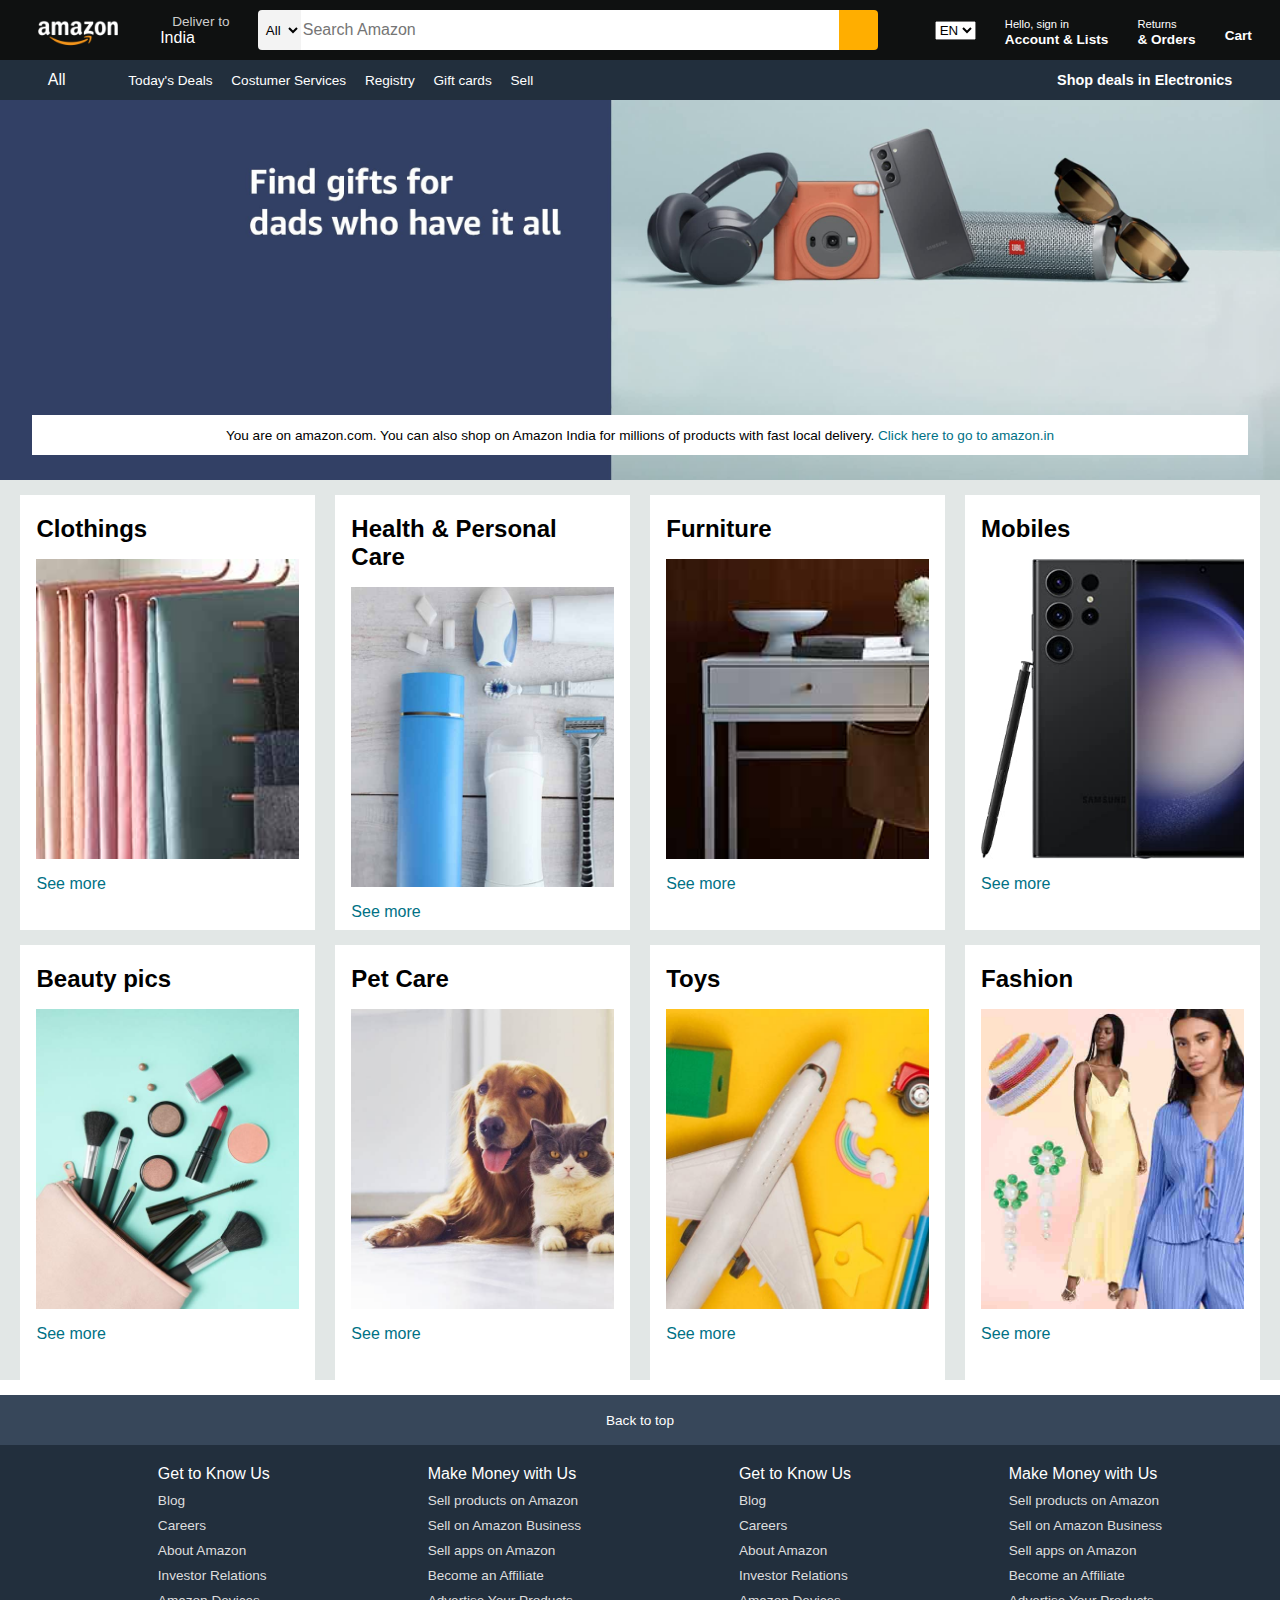
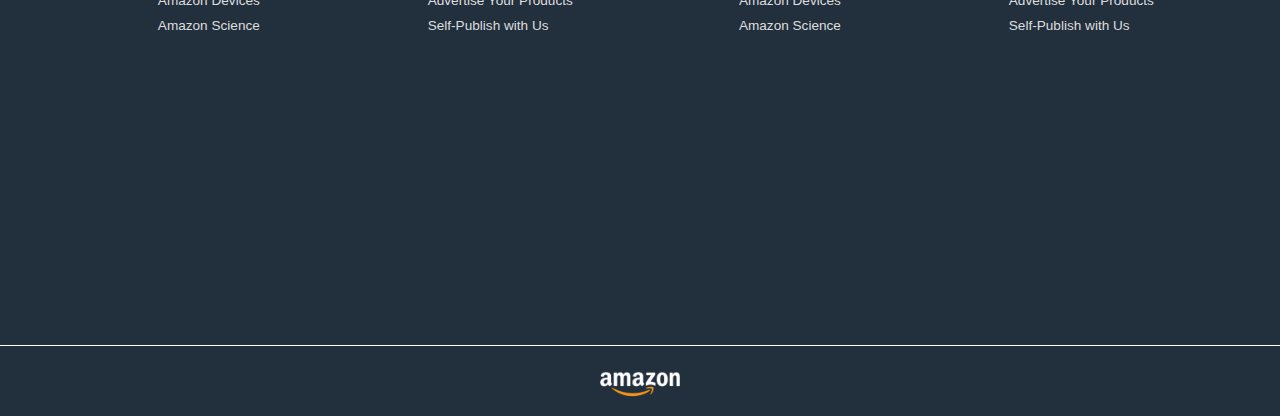
<file: index.html>
<!DOCTYPE html>
<html lang="en">
<head>
    <meta charset="UTF-8">
    <meta name="viewport" content="width=device-width, initial-scale=1.0">
   
    <link rel="stylesheet" href="style.css">
    <link rel="stylesheet" href="https://cdnjs.cloudflare.com/ajax/libs/font-awesome/6.4.2/css/all.min.css" integrity="sha512-z3gLpd7yknf1YoNbCzqRKc4qyor8gaKU1qmn+CShxbuBusANI9QpRohGBreCFkKxLhei6S9CQXFEbbKuqLg0DA==" crossorigin="anonymous" referrerpolicy="no-referrer" />

    <link rel="icon" href="./Images/amazon_logo.png">
    <title>Amazon</title>
    
</head>
<body>
    <header>

        <div class="navbar">
            <div class="nav-logo border">
                <div class="logo"></div>
            </div>

            <div class="nav-address border">
                <p class="add-first">Deliver to</p>
                <div class="add-icon">
                    <i class="fa-solid fa-location-dot"></i>
                    <p class="add-sec">India</p>
                </div>
            </div>

            <div class="nav-search">
                <select class="search-select">
                    <option>All</option>
                </select>
                <input type="text" placeholder="Search Amazon" class="search-input">
                <div class="search-icon">
                    <i class="fa-solid fa-magnifying-glass"></i>
                </div>
            </div>

            <div class="nav-lang border">
                <div class="lang-icon">  
                    <i class="fa-solid fa-language"></i>
                </div>
                <select class="lang-select">
                    <option value="EN">EN</option>
                    <option value="Hindi">HI</option>
                </select>
            </div>

            <div class="nav-signin border">
                <p><span>Hello, <a href="./Login Page/login1.html" style="text-decoration: none; color: white;">sign in</a></span></p>
                <p class="nav-sec">Account & Lists</p>
            </div>

            <div class="nav-return border">
                <p><span>Returns</span></p>
                <p class="nav-sec">& Orders</p>
            </div>

            <div class="nav-cart border">
                <i class="fa-solid fa-cart-shopping"></i>
                Cart
            </div>

        </div>

        <div class="panel">

            <div class="panel-all">
                <i class="fa-solid fa-bars"></i>
                All
            </div>

            <div class="panel-ops">
                <p>Today's Deals</p>
                <p>Costumer Services</p>
                <p>Registry</p>
                <p>Gift cards</p>
                <p>Sell</p>
            </div>

            <div class="panel-deals">
                Shop deals in Electronics
            </div>

        </div>

    </header>

    <!-- Hero section -->

    <div class="hero-section">
        <div class="hero-msg">
            <p>You are on amazon.com. You can also shop on Amazon India for millions of products with fast local delivery.<a href="#"> Click here to go to amazon.in</a></p>
        </div>
    </div>

    <!-- Shopping section -->

    <div class="shop-section">
        <div class="box1 box">
            <div class="box-content">
                <h2>Clothings</h2>
                <div class="box-img" style="background-image: url(Images/box1_image.jpg);"></div>
                <p>See more</p>
            </div>
        </div>

        <div class="box2 box">
            <div class="box-content">
                <h2>Health & Personal Care</h2>
                <div class="box-img" style="background-image: url(Images/box2_image.jpg);"></div>
                <p>See more</p>
            </div>
        </div>
        <div class="box3 box">
            <div class="box-content">
                <h2>Furniture</h2>
                <div class="box-img" style="background-image: url(Images/box3_image.jpg);"></div>
                <p>See more</p>
            </div>
        </div>
        <div class="box4 box">
            <div class="box-content">
                <h2>Mobiles</h2>
                <div class="box-img" style="background-image: url(Images/box4_image.jpg);"></div>
                <p>See more</p>
            </div>
        </div>

        <div class="box1 box">
            <div class="box-content">
                <h2>Beauty pics</h2>
                <div class="box-img" style="background-image: url(Images/box5_image.jpg);"></div>
                <p>See more</p>
            </div>
        </div>

        <div class="box2 box">
            <div class="box-content">
                <h2>Pet Care</h2>
                <div class="box-img" style="background-image: url(Images/box6_image.jpg);"></div>
                <p>See more</p>
            </div>
        </div>
        <div class="box3 box">
            <div class="box-content">
                <h2>Toys</h2>
                <div class="box-img" style="background-image: url(Images/box7_image.jpg);"></div>
                <p>See more</p>
            </div>
        </div>
        <div class="box4 box">
            <div class="box-content">
                <h2>Fashion</h2>
                <div class="box-img" style="background-image: url(Images/box8_image.jpg);"></div>
                <p>See more</p>
            </div>
        </div>
    </div>


    <!-- Footer -->

    <footer>

        <div class="foot-panel1">
            <a href="#">Back to top</a>
        </div>

        <div class="foot-panel2">

            <ul>
                <p>Get to Know Us</p>
                <a href="#">Blog</a>
                <a href="#">Careers</a>
                <a href="#">About Amazon</a>
                <a href="#">Investor Relations</a>
                <a href="#">Amazon Devices</a>
                <a href="#">Amazon Science</a>
            </ul>

            <ul>
                <p>Make Money with Us</p>
                <a href="#">Sell products on Amazon</a>
                <a href="#">Sell on Amazon Business</a>
                <a href="#">Sell apps on Amazon</a>
                <a href="#">Become an Affiliate</a>
                <a href="#">Advertise Your Products</a>
                <a href="#">Self-Publish with Us</a>
            </ul>

            <ul>
                <p>Get to Know Us</p>
                <a href="#">Blog</a>
                <a href="#">Careers</a>
                <a href="#">About Amazon</a>
                <a href="#">Investor Relations</a>
                <a href="#">Amazon Devices</a>
                <a href="#">Amazon Science</a>
            </ul>

            <ul>
                <p>Make Money with Us</p>
                <a href="#">Sell products on Amazon</a>
                <a href="#">Sell on Amazon Business</a>
                <a href="#">Sell apps on Amazon</a>
                <a href="#">Become an Affiliate</a>
                <a href="#">Advertise Your Products</a>
                <a href="#">Self-Publish with Us</a>
            </ul>

        </div>

        <div class="foot-panel3">
            <div class="logo"></div>
        </div>

    </footer>
    
</body>
</html>
</file>
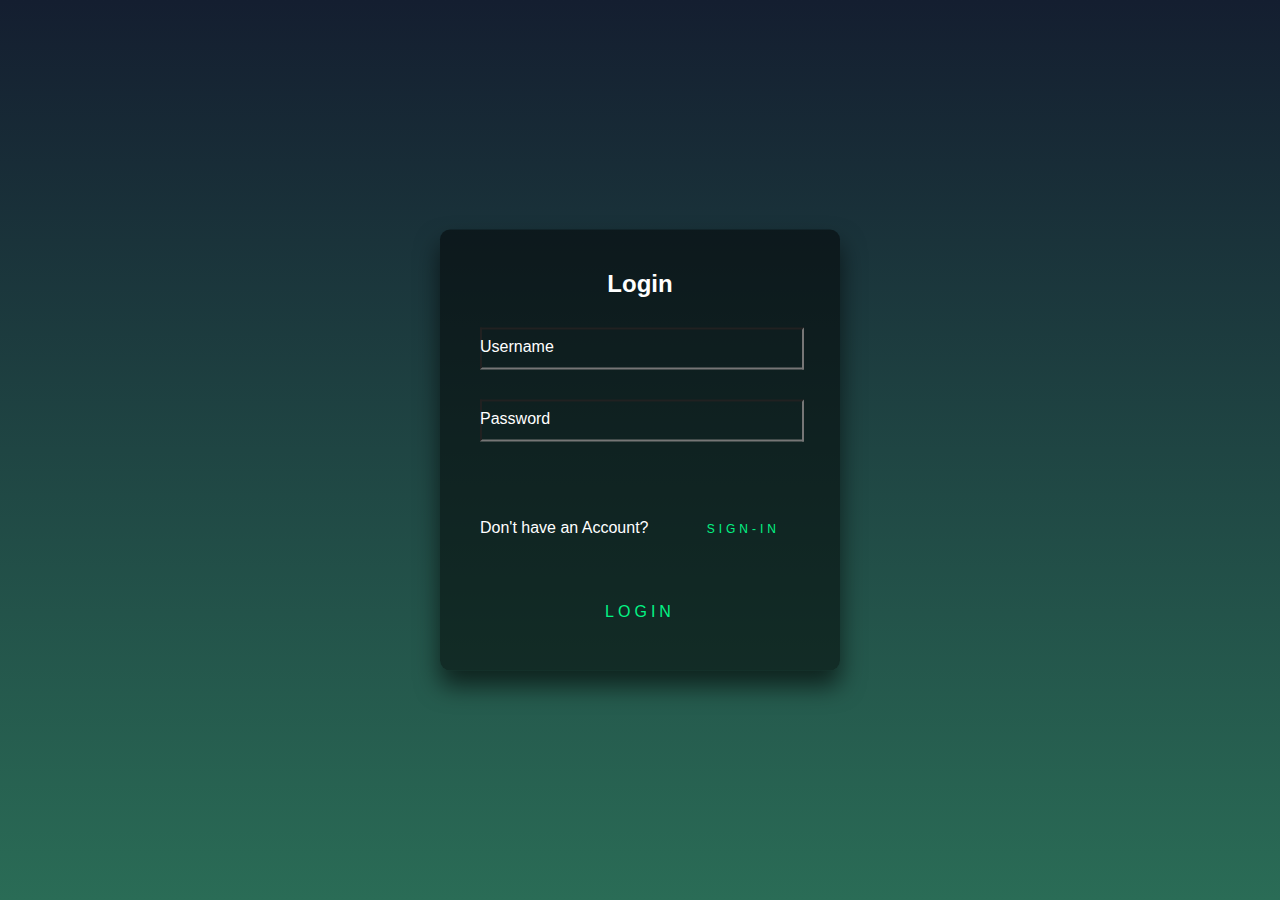
<file: Login Page/login1.html>
<!DOCTYPE html>
<html lang="en">
<head>
    <meta charset="UTF-8">
    <meta name="viewport" content="width=device-width, initial-scale=1.0">
    <title>Login to Amazon</title>
    <link rel="stylesheet" href="login1.css">
</head>
<body>

    <script>
        const speech = new SpeechSynthesisUtterance()

        function play() {
            const message = document.getElementById("Username").value
            speech.lang = "en"
            speech.text = "Welcome to Amazon "+message
            window.speechSynthesis.speak(speech)
        }
    </script>

    <div class="login-box">
        <h2>Login</h2>
        <form action="#">
            <div class="user-box">
                <input id="Username" type="text" required>
                <label for="">Username</label>
            </div>

            <div class="user-box">
                <input type="password" required>
                <label for="">Password</label>
            </div>

            <div class="sign">
                <p id="signn" >Don't have an Account?</p>
                <a id="signn" style="font-size: 12px;" href="./sign.html">Sign-in</a>
            </div>

            <div class="btn">
                <a href="/2. CSS/Projects/Amazon Clone/index.html" onclick="play() , alert('You have successfully logged in!!')">
                    <span></span>
                    <span></span>
                    <span></span>
                    <span></span>Login
                </a>
            </div>
            
        </form>
    </div>
</body>
</html>
</file>
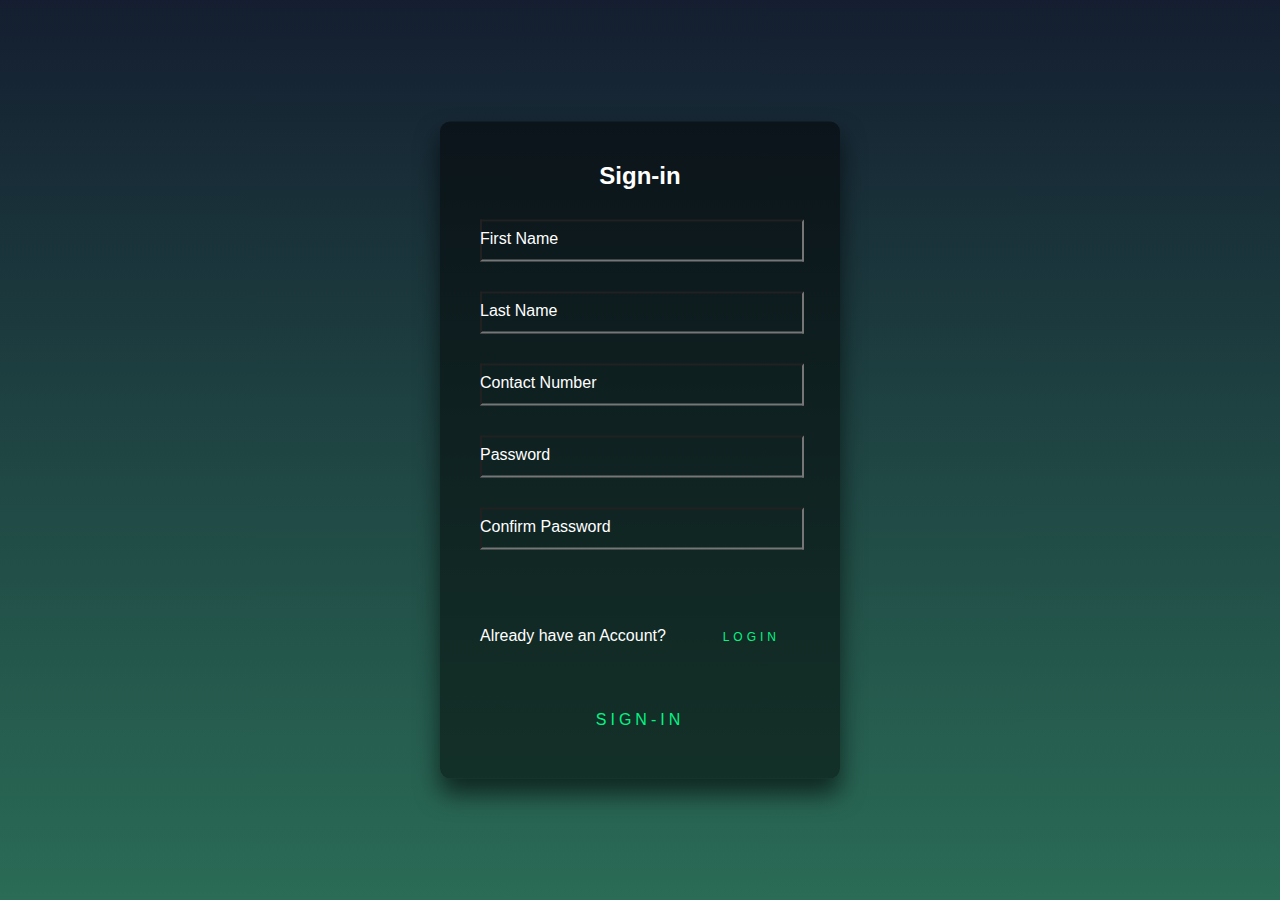
<file: Login Page/sign.html>
<!DOCTYPE html>
<html lang="en">
<head>
    <meta charset="UTF-8">
    <meta name="viewport" content="width=device-width, initial-scale=1.0">
    <title>Sign-in to Amazon</title>
    <link rel="stylesheet" href="sign.css">
</head>
<body>

    <script>
        const speech = new SpeechSynthesisUtterance()

        function play() {
            const first = document.getElementById("first_name").value

            const last = document.getElementById("last_name").value
            speech.lang = "en"
            speech.text = first + last +" , Your heartly welcome to Amazon"
            window.speechSynthesis.speak(speech)
        }
    </script>

    <div class="login-box">
        <h2>Sign-in</h2>
        <form action="#">
            <div class="user-box">
                <input id="first_name" type="text" required>
                <label for="">First Name</label>
            </div>

            <div class="user-box">
                <input id="last_name" type="text" required>
                <label for="">Last Name</label>
            </div>

            <div class="user-box">
                <input type="text" required>
                <label for="">Contact Number</label>
            </div>

            <div class="user-box">
                <input type="password" required>
                <label for="">Password</label>
            </div>

            <div class="user-box">
                <input type="password" required>
                <label for="">Confirm Password</label>
            </div>

            <div class="log-in">
                <p id="signn" >Already have an Account?</p>
                <a id="signn" style="font-size: 12px;" href="/2. CSS/Projects/Login Page/login1.html">Login</a>
            </div>

            <div class="btn">
                <a href="/2. CSS/Projects/Amazon Clone/index.html" onclick="play()">
                    <span></span>
                    <span></span>
                    <span></span>
                    <span></span>Sign-in
                </a>
            </div>
        </form>
    </div>
</body>
</html>
</file>
<file: style.css>
* {
    margin: 0;
    font-family: Arial;
    border: border-box;
}

.navbar {
    height: 60px;
    background-color: #0f1111;
    color: white;
    display: flex;
    align-items: center;
    justify-content: space-evenly;
}

.nav-logo {
    height: 50px;
    width: 100px;
}

.logo {
    background-image: url(Images/amazon_logo.png);
    height: 50px;
    width: 100%;
    background-size: cover;
}

.border {
    border: 1.5px solid transparent;
}

.border:hover {
    border: 1.5px solid white;
}

/* Box2 */

.add-first {
    color: #cccccc;
    font-size: 0.85rem;
    margin-left: 15px;
}

.add-sec {
    font-size: 1rem;
    margin-left: 3px;
}

.add-icon {
    display: flex;
    align-items: center;
}

/* box3 */

.nav-search {
    display: flex;
    justify-content: space-evenly;
    width: 620px;
    height: 40px;
    border-radius: 4px;
    
}

.search-select {
    background-color: #f3f3f3;
    width: 50px;
    text-align: center;
    border-top-left-radius: 4px;
    border-bottom-left-radius: 4px;
    border: none;
}

.search-input {
    width: 100%;
    font-size: 1rem;
    border: none;
}

.search-icon {
    width: 45px;
    display: flex;
    justify-content: center;
    align-items: center;
    font-size: 1.2rem;
    background-color: rgb(255, 174, 0);
    border-top-right-radius: 4px;
    border-bottom-right-radius: 4px;
    color: #0f1111;
}

.nav-search:hover {
    width: 617px;
    height: 37px;
    border: 2px solid orange;
    border-radius: 4px;
}


/* language home work */

.nav-lang {
    width: 70px;
    display: flex;
    justify-content: space-between;
}

/* box4 */

span {
    font-size: 0.7rem;
}

.nav-sec {
    font-size: 0.85rem;
    font-weight: 700;
}

/* box6 */

.nav-cart i {
    font-size: 30px;
}

.nav-cart {
    font-size: 0.85rem;
    font-weight: 700;
}

/* Panel */

.panel {
    height: 40px;
    background-color: #222f3d;
    color: white;
    display: flex;
    align-items: center;
    justify-content: space-evenly;
}

.panel-ops p {
    display: inline;
    margin-left: 15px;
}

.panel-ops {
    width: 70%;
    font-size: 0.85rem;
}

.panel-deals {
    font-size: 0.9rem;
    font-weight: 700;
}

/* hero section  */

.hero-section {
    background-image: url(Images/hero_image.jpg);
    height: 380px;
    background-size: cover;
    display: flex;
    justify-content: center;
    align-items: flex-end;
}

.hero-msg {
    background-color: white;
    color: black;
    height: 40px;
    width: 95%;
    display: flex;
    align-items: center;
    justify-content: center;
    font-size: 0.85rem;
    margin-bottom: 25px;
}

.hero-msg a {
    text-decoration: none;
    color: #007185;
}

/* shop-section */

.shop-section {
    display: flex;
    flex-wrap: wrap;
    justify-content: space-evenly;
    background-color: #e2e7e6;
}

.box {
    /* border: 2px solid black; */
    height: 400px;
    width: 23%;
    background-color: white;
    padding: 20px 0px 15px;
    margin-top: 15px;
}

.box-img {
    height: 300px;
    background-size: cover;
    margin-top: 1rem;
    margin-bottom: 1rem;
}

.box-content {
    margin-left: 1rem;
    margin-right: 1rem;
}

.box-content p {
    color: #007185;
}

/* Footer */

footer {
    margin-top: 15px;
}

.foot-panel1 {
    background-color: #37475a;
    color: white;
    height: 50px;
    display: flex;
    justify-content: center;
    align-items: center;
    font-size: 0.85rem;
}

.foot-panel1 a {
    text-decoration: none;
    color: white;
}

.foot-panel2 {
    background-color: #222f3d;
    color: white;
    height: 500px;
    display: flex;
    justify-content: space-evenly;

}

ul {
    margin-top: 20px;
}

ul a {
    text-decoration: none;
    color: #dddddd;
    display: flex;
    font-size: 0.85rem;
    margin-top: 10px;
}

.foot-panel3 {
    background-color: #222f3d;
    color: white;
    border-top: 0.5px solid white;
    height: 70px;
    display: flex;
    justify-content: center;
    align-items: center;
}

.logo {
    background-image: url(Images/amazon_logo.png);
    background-size: cover;
    height: 50px;
    width: 100px;
}
</file>
<file: Login Page/login1.css>
html {
    height: 100%;
    background: linear-gradient(#141e30, #2a6c56);
}

body {
    margin: 0;
    padding: 0;
    font-family: sans-serif;
}

.login-box {
    position: absolute;
    top: 50%;
    left: 50%;
    width: 400px;
    padding: 40px;
    transform: translate(-50%,-50%);
    background: rgba(0, 0, 0, 0.5);
    box-sizing: border-box;
    box-shadow: 0 15px 25px rgba(0, 0, 0, 0.6);
    border-radius: 10px;
}

.login-box h2 {
    margin: 0 0 30px;
    padding: 0px;
    color: #fff;
    text-align: center;
}

.login-box .user-box {
    position: relative;
}

.login-box .user-box input {
    width: 100%;
    padding: 10px 0;
    font-size: 16px;
    color: #fff;
    margin-bottom: 30px;
    outline: none;
    background: transparent;
}

.login-box .user-box label {
    position: absolute;
    top: 0;
    left: 0;
    padding: 10px 0;
    font-size: 16px;
    color: #fff;
    pointer-events: none;
    transition: 0.5s;
}

.login-box .user-box input:focus~label,
.login-box .user-box input:valid~label {
    top: -20px;
    left: 0;
    color: #03f484;
    font-size: 12px;
}

.login-box form a {
    position: relative;
    display: inline-block;
    padding: 10px 20px;
    color: #03f484;
    font-size: 16px;
    text-decoration: none;
    text-transform: uppercase;
    overflow: hidden;
    transition: 0.5s;
    margin-top: 40px;
    letter-spacing: 4px;
}

.login-box a:hover {
    background: #03f484;
    color: #fff;
    border-radius: 5px;
    box-shadow: 0 0 5px #03f484,
    0 0 25px #03f484,
    0 0 50px #03f484,
    0 0 100px #03f484;
}

.login-box a span {
    position: absolute;
    display: block;
}

.login-box a span:nth-child(1) {
    top: 0;
    left: -100%;
    width: 100%;
    height: 2px;
    background: linear-gradient(90deg,transparent,#03f484);
    animation: btn-anim1 1s linear infinite;
}

@keyframes btn-anim1 {
    0% {
        left: -100%;
    }
    50%,
    100% {
        left: 100%;
    }
}

.login-box a span:nth-child(2) {
    top: -100px;
    right: 0;
    width: 2px;
    height: 100%;
    background: linear-gradient(180deg, transparent, #03f484);
    animation: btn-anim2 1s linear infinite;
    animation-delay: 0.25s;
}

@keyframes btn-anim2 {
    0% {
        top: -100%;
    }
    50%,
    100% {
        top: 100%;
    }
}

.login-box a span:nth-child(3) {
    bottom: 0;
    right: 100%;
    width: 100%;
    height: 2px;
    background: linear-gradient(270deg, transparent, #03f484);
    animation: btn-anim3 1s linear infinite;
    animation-delay: 0.5s;
}

@keyframes btn-anim3 {
    0% {
        right: -100%;
    }
    50%,
    100% {
        right: 100%;
    }
}

.login-box a span:nth-child(4) {
    bottom: -100%;
    left: 0;
    width: 2px;
    height: 100%;
    background: linear-gradient(360deg, transparent, #03f484);
    animation: btn-anim4 1s linear infinite;
    animation-delay: 0.75s;
}

@keyframes btn-anim4 {
    0% {
        bottom: -100%;
    }
    50%,
    100% {
        bottom: 100%;
    }
}

.sign {
    padding: auto;
    color: white;
    width: 100%;
    height: 90%;
    display: flex;
    justify-content: space-between;
    align-items: baseline;
}

.btn {
    display: flex;
    justify-content: center;
}
</file>
<file: Login Page/sign.css>
html {
    height: 100%;
    background: linear-gradient(#141e30, #2a6c56);
}

body {
    margin: 0;
    padding: 0;
    font-family: sans-serif;
    
}

.login-box {
    position: absolute;
    top: 50%;
    left: 50%;
    width: 400px;
    padding: 40px;
    transform: translate(-50%,-50%);
    background: rgba(0, 0, 0, 0.5);
    box-sizing: border-box;
    box-shadow: 0 15px 25px rgba(0, 0, 0, 0.6);
    border-radius: 10px;
}

.login-box h2 {
    margin: 0 0 30px;
    padding: 0px;
    color: #fff;
    text-align: center;
}

.login-box .user-box {
    position: relative;
}

.login-box .user-box input {
    width: 100%;
    padding: 10px 0;
    font-size: 16px;
    color: #fff;
    margin-bottom: 30px;
    outline: none;
    background: transparent;
}

.login-box .user-box label {
    position: absolute;
    top: 0;
    left: 0;
    padding: 10px 0;
    font-size: 16px;
    color: #fff;
    pointer-events: none;
    transition: 0.5s;
}

.login-box .user-box input:focus~label,
.login-box .user-box input:valid~label {
    top: -20px;
    left: 0;
    color: #03f484;
    font-size: 12px;
}

.login-box form a {
    position: relative;
    display: inline-block;
    padding: 10px 20px;
    color: #03f484;
    font-size: 16px;
    text-decoration: none;
    text-transform: uppercase;
    overflow: hidden;
    transition: 0.5s;
    margin-top: 40px;
    letter-spacing: 4px;
}

.login-box a:hover {
    background: #03f484;
    color: #fff;
    border-radius: 5px;
    box-shadow: 0 0 5px #03f484,
    0 0 25px #03f484,
    0 0 50px #03f484,
    0 0 100px #03f484;
}

.login-box a span {
    position: absolute;
    display: block;
}

.login-box a span:nth-child(1) {
    top: 0;
    left: -100%;
    width: 100%;
    height: 2px;
    background: linear-gradient(90deg,transparent,#03f484);
    animation: btn-anim1 1s linear infinite;
}

@keyframes btn-anim1 {
    0% {
        left: -100%;
    }
    50%,
    100% {
        left: 100%;
    }
}

.login-box a span:nth-child(2) {
    top: -100px;
    right: 0;
    width: 2px;
    height: 100%;
    background: linear-gradient(180deg, transparent, #03f484);
    animation: btn-anim2 1s linear infinite;
    animation-delay: 0.25s;
}

@keyframes btn-anim2 {
    0% {
        top: -100%;
    }
    50%,
    100% {
        top: 100%;
    }
}

.login-box a span:nth-child(3) {
    bottom: 0;
    right: 100%;
    width: 100%;
    height: 2px;
    background: linear-gradient(270deg, transparent, #03f484);
    animation: btn-anim3 1s linear infinite;
    animation-delay: 0.5s;
}

@keyframes btn-anim3 {
    0% {
        right: -100%;
    }
    50%,
    100% {
        right: 100%;
    }
}

.login-box a span:nth-child(4) {
    bottom: -100%;
    left: 0;
    width: 2px;
    height: 100%;
    background: linear-gradient(360deg, transparent, #03f484);
    animation: btn-anim4 1s linear infinite;
    animation-delay: 0.75s;
}

@keyframes btn-anim4 {
    0% {
        bottom: -100%;
    }
    50%,
    100% {
        bottom: 100%;
    }
}

.log-in {
    padding: auto;
    color: white;
    width: 100%;
    height: 90%;
    display: flex;
    justify-content: space-between;
    align-items: baseline;
}

.btn {
    display: flex;
    justify-content: center;
}
</file>
